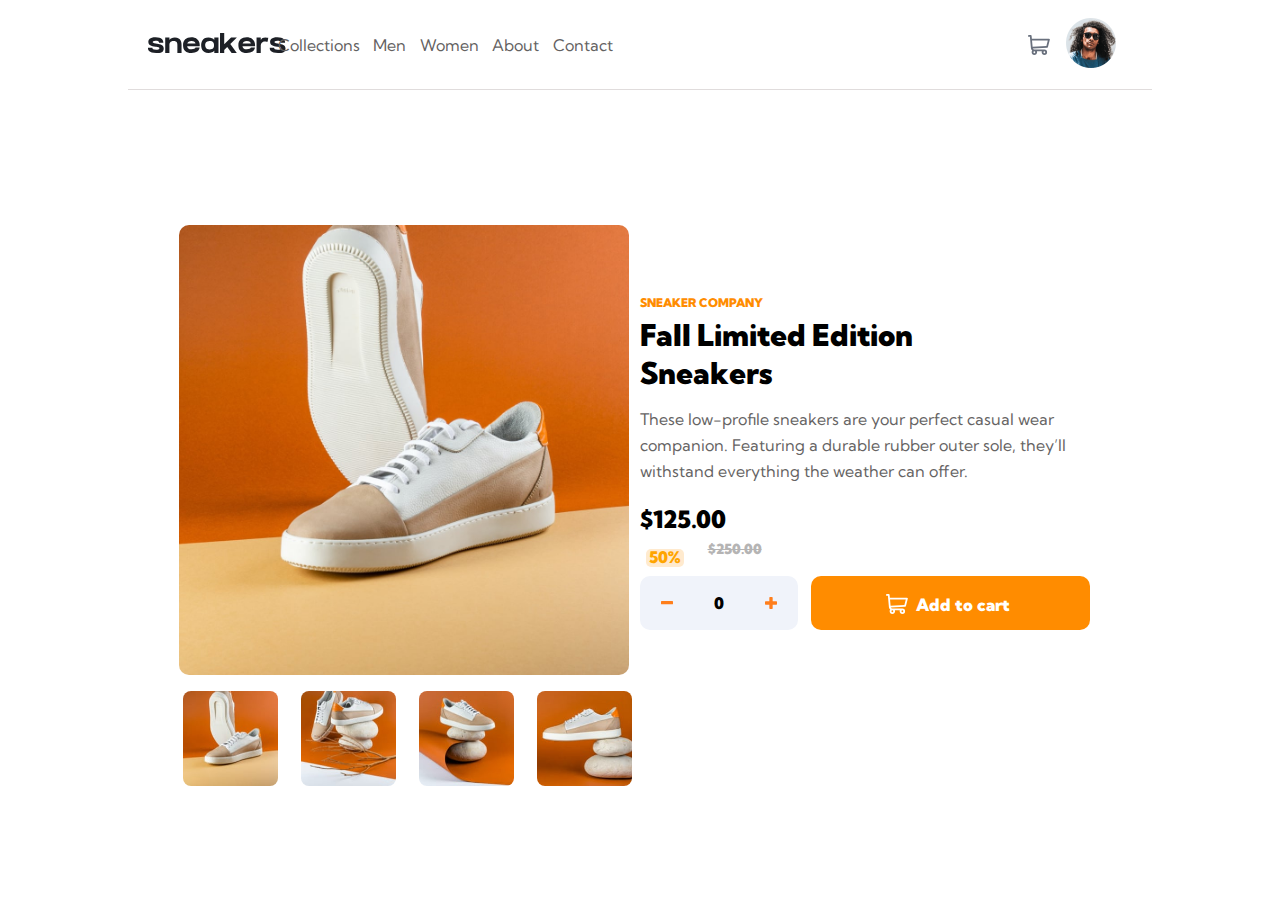
<file: index.html>
<!DOCTYPE html>
<html lang="en">

<head>
  <meta charset="UTF-8">
  <meta name="viewport" content="width=device-width, initial-scale=1.0">
  <!-- displays site properly based on user's device -->

  <link rel="icon" type="image/png" sizes="32x32" href="images/favicon-32x32.png">
  <link rel="stylesheet" href="style.css">
  <title>Frontend Mentor | E-commerce product page</title>
  <link rel="preconnect" href="https://fonts.googleapis.com">
  <link rel="preconnect" href="https://fonts.gstatic.com" crossorigin>
  <link href="https://fonts.googleapis.com/css2?family=Kumbh+Sans:wght@400;700&display=swap" rel="stylesheet">
  <style>
    @import url('https://fonts.googleapis.com/css2?family=Kumbh+Sans:wght@700&display=swap');
  </style>
</head>

<body>
  <header>
    <div class="image-items">
      <div class="header-image">
        <img src="images/logo.svg" alt="">
      </div>
      <div class="listItems">
        <a href="#" class="links">Collections</a>
        <a href="#" class="links">Men</a>
        <a href="#" class="links">Women</a>
        <a href="#" class="links">About</a>
        <a href="#" class="links">Contact</a>
      </div>
    </div>
    <div class="profile">
      <svg width="22" height="20" xmlns="http://www.w3.org/2000/svg" class="shop-image">
        <path
          d="M20.925 3.641H3.863L3.61.816A.896.896 0 0 0 2.717 0H.897a.896.896 0 1 0 0 1.792h1l1.031 11.483c.073.828.52 1.726 1.291 2.336C2.83 17.385 4.099 20 6.359 20c1.875 0 3.197-1.87 2.554-3.642h4.905c-.642 1.77.677 3.642 2.555 3.642a2.72 2.72 0 0 0 2.717-2.717 2.72 2.72 0 0 0-2.717-2.717H6.365c-.681 0-1.274-.41-1.53-1.009l14.321-.842a.896.896 0 0 0 .817-.677l1.821-7.283a.897.897 0 0 0-.87-1.114ZM6.358 18.208a.926.926 0 0 1 0-1.85.926.926 0 0 1 0 1.85Zm10.015 0a.926.926 0 0 1 0-1.85.926.926 0 0 1 0 1.85Zm2.021-7.243-13.8.81-.57-6.341h15.753l-1.383 5.53Z"
          fill="#69707D" fill-rule="nonzero" />
      </svg>
      <div>
        <img src="images/image-avatar.png" alt="a guy wuth glasses" class="profile-guy">
      </div>
  </header>

  <main>
    <div class="images">
      <div id="father-div">
        <img src="images/image-product-1.jpg" alt="shoes image1" class="show">
        <img src="images/image-product-1.jpg" alt="shoes image1" class="big-products">
        <img src="images/image-product-2.jpg" alt="shoes image2" class="big-products">
        <img src="images/image-product-3.jpg" alt="shes image3" class="big-products">
        <img src="images/image-product-4.jpg" alt="shoes image4" class="big-products">
      </div>
      <div class="father-div-2">

        <img src="images/image-product-1-thumbnail.jpg" alt="shoes image1 thumbnail1" class="small-products s2 ">
        <img src="images/image-product-2-thumbnail.jpg" alt="shoes image2 thumbnail" class="small-products s2 ">
        <img src="images/image-product-3-thumbnail.jpg" alt="shoes image3 thumbnail" class="small-products s2">
        <img src="images/image-product-4-thumbnail.jpg" alt="shoes image4 thumbnail" class="small-products s2">
      </div>
    </div>
    <div class="text-main">
      <div class="text">
        <h1>Sneaker Company</h1>

        <h2>Fall Limited Edition Sneakers</h2>

        <p class="fp">These low-profile sneakers are your perfect casual wear companion. Featuring a
          durable rubber outer sole, they’ll withstand everything the weather can offer.</p>
        <div class="numbers">
          <span class="price">$125.00</span>
          <div class="back-discount">
            <span class="discount">50%</span>
          </div>
          <span class="was">$250.00</span>
        </div>
      </div>
      <div class="add-btn">
        <div class="plus-minus">
          <svg width="12" height="4" class="minus" xmlns="http://www.w3.org/2000/svg"
            xmlns:xlink="http://www.w3.org/1999/xlink">
            <defs>
              <path
                d="M11.357 3.332A.641.641 0 0 0 12 2.69V.643A.641.641 0 0 0 11.357 0H.643A.641.641 0 0 0 0 .643v2.046c0 .357.287.643.643.643h10.714Z"
                id="a" />
            </defs>
            <use fill="#FF7E1B" fill-rule="nonzero" xlink:href="#a" />
          </svg>
          <span class="zero"></span>
          <svg width="12" height="12" class="plus" xmlns="http://www.w3.org/2000/svg"
            xmlns:xlink="http://www.w3.org/1999/xlink">
            <defs>
              <path
                d="M12 7.023V4.977a.641.641 0 0 0-.643-.643h-3.69V.643A.641.641 0 0 0 7.022 0H4.977a.641.641 0 0 0-.643.643v3.69H.643A.641.641 0 0 0 0 4.978v2.046c0 .356.287.643.643.643h3.69v3.691c0 .356.288.643.644.643h2.046a.641.641 0 0 0 .643-.643v-3.69h3.691A.641.641 0 0 0 12 7.022Z"
                id="b" />
            </defs>
            <use fill="#FF7E1B" fill-rule="nonzero" xlink:href="#b" />
          </svg>
        </div>
        <button class="button"><svg width="22" height="20" xmlns="http://www.w3.org/2000/svg" class="shop-image2">
            <path
              d="M20.925 3.641H3.863L3.61.816A.896.896 0 0 0 2.717 0H.897a.896.896 0 1 0 0 1.792h1l1.031 11.483c.073.828.52 1.726 1.291 2.336C2.83 17.385 4.099 20 6.359 20c1.875 0 3.197-1.87 2.554-3.642h4.905c-.642 1.77.677 3.642 2.555 3.642a2.72 2.72 0 0 0 2.717-2.717 2.72 2.72 0 0 0-2.717-2.717H6.365c-.681 0-1.274-.41-1.53-1.009l14.321-.842a.896.896 0 0 0 .817-.677l1.821-7.283a.897.897 0 0 0-.87-1.114ZM6.358 18.208a.926.926 0 0 1 0-1.85.926.926 0 0 1 0 1.85Zm10.015 0a.926.926 0 0 1 0-1.85.926.926 0 0 1 0 1.85Zm2.021-7.243-13.8.81-.57-6.341h15.753l-1.383 5.53Z"
              fill="white" fill-rule="nonzero" />
          </svg><span class="button-text">Add to cart</span></button>
      </div>
    </div>
  </main>
  <aside class="cart-menu">
    <div class="cart-name">
      <p class="cart-name-p">Cart</p>
    </div>
    <div class="cart-description">
      <p class="cart-description-p">Your cart is empty.</p>
    </div>
    <div class="boughtHeader">
      <img class ="littlePic" src="images/image-product-1-thumbnail.jpg" alt="pair of shoes"
        style="border-radius: 4px; width: 15%; height: 100%; cursor: pointer;">
      <div class="contentOfShoes">
        <h6 class="shoesDescription">Fall Limited Edition Sneakers</h6>
        <span style="font-family: 'Kumbh Sans', sans-serif;
        font-weight: normal;
        color: rgb(101, 99, 99); font-size: 13.5px;">$125.00</span>
        <span style="font-family: 'Kumbh Sans', sans-serif;
        font-weight: normal;
        color: rgb(101, 99, 99); font-size: 13.5px;">x</span>
        <span class="specialNumber" style="font-family: 'Kumbh Sans', sans-serif;
        font-weight: normal;
        color: rgb(101, 99, 99); font-size: 13.5px;"></span>
        <span class="total" style="position: relative;
        left: 3%;
        font-size: 13.6px;
        font-weight: 900;
        font-family: Arial;
        font-family: 'Kumbh Sans', sans-serif;"></span>
      </div>
      <object type="image/svg+xml" data="images/icon-delete.svg" style="width: 6%;"></object>
      <svg class = "delete" style ="cursor:pointer;" width="30" height="30" xmlns="http://www.w3.org/2000/svg" xmlns:xlink="http://www.w3.org/1999/xlink"><defs><path d="M0 2.625V1.75C0 1.334.334 1 .75 1h3.5l.294-.584A.741.741 0 0 1 5.213 0h3.571a.75.75 0 0 1 .672.416L9.75 1h3.5c.416 0 .75.334.75.75v.875a.376.376 0 0 1-.375.375H.375A.376.376 0 0 1 0 2.625Zm13 1.75V14.5a1.5 1.5 0 0 1-1.5 1.5h-9A1.5 1.5 0 0 1 1 14.5V4.375C1 4.169 1.169 4 1.375 4h11.25c.206 0 .375.169.375.375ZM4.5 6.5c0-.275-.225-.5-.5-.5s-.5.225-.5.5v7c0 .275.225.5.5.5s.5-.225.5-.5v-7Zm3 0c0-.275-.225-.5-.5-.5s-.5.225-.5.5v7c0 .275.225.5.5.5s.5-.225.5-.5v-7Zm3 0c0-.275-.225-.5-.5-.5s-.5.225-.5.5v7c0 .275.225.5.5.5s.5-.225.5-.5v-7Z" id="a"/></defs><use fill="#C3CAD9" fill-rule="nonzero" xlink:href="#a"/></svg>
      
    </div>
    <button class="lastButton">Checkout</button>

  </aside>
  <div id="shefi">
    <div class="divs anotherHidden"></div>
    <div class="divs anotherHidden"></div>
    <div class="divs anotherHidden"></div>
    <div class="divs anotherHidden"></div>
  </div>
  </div>
  <div class="carousel">
    <svg class="close-btn" width="14" height="15" xmlns="http://www.w3.org/2000/svg">
      <path class="closeX"
        d="m11.596.782 2.122 2.122L9.12 7.499l4.597 4.597-2.122 2.122L7 9.62l-4.595 4.597-2.122-2.122L4.878 7.5.282 2.904 2.404.782l4.595 4.596L11.596.782Z"
        fill="white" fill-rule="evenodd" />
    </svg>
    <div id="carousel-big">
      <img src="images/image-product-1.jpg" alt="shoes image1" class="appear">
      <img src="images/image-product-1.jpg" alt="shoes image1" class="carousel-big-items">
      <img src="images/image-product-2.jpg" alt="shoes image2" class="carousel-big-items">
      <img src="images/image-product-3.jpg" alt="shes image3" class="carousel-big-items">
      <img src="images/image-product-4.jpg" alt="shoes image4" class="carousel-big-items">
    </div>
    <div class="circleNext">
      <svg class="next" width="13" height="18" xmlns="http://www.w3.org/2000/svg" class="next">
        <path class="stroke-next" d="m2 1 8 8-8 8" stroke="#1D2026" stroke-width="3" fill="none" fill-rule="evenodd" />
      </svg>
    </div>
    <div class="circlePrevious">
      <svg class="previous" width="12" height="18" xmlns="http://www.w3.org/2000/svg">
        <path class="stroke-previous" d="M11 1 3 9l8 8" stroke="#1D2026" stroke-width="3" fill="none"
          fill-rule="evenodd" />
      </svg>
    </div>
    <div class="carousel-small">

      <img src="images/image-product-1-thumbnail.jpg" alt="shoes image1 thumbnail1" class="carousel-small-items">
      <img src="images/image-product-2-thumbnail.jpg" alt="shoes image2 thumbnail" class="carousel-small-items">
      <img src="images/image-product-3-thumbnail.jpg" alt="shoes image3 thumbnail" class="carousel-small-items">
      <img src="images/image-product-4-thumbnail.jpg" alt="shoes image4 thumbnail" class="carousel-small-items">
    </div>
    <div class="hover-header">
      <div class="hover-items"></div>
      <div class="hover-items"></div>
      <div class="hover-items"></div>
      <div class="hover-items"></div>
    </div>
    <div id="shefi2">
      <div class="divs1 anotherHidden anotherHidden2"></div>
      <div class="divs1 anotherHidden anotherHidden2"></div>
      <div class="divs1 anotherHidden anotherHidden2"></div>
      <div class="divs1 anotherHidden anotherHidden2"></div>
    </div>
  </div>
  <div class="overlay"></div>
  <div class="circle"></div>

  <!-- <div class="theLast">
  <div class="theLast-div-2">

    <img src="/images/image-product-1-thumbnail.jpg" alt="shoes image1 thumbnail1" class="theLast-small-products">
    <img src="/images/image-product-2-thumbnail.jpg" alt="shoes image2 thumbnail" class="theLast-small-products">
    <img src="/images/image-product-3-thumbnail.jpg" alt="shoes image3 thumbnail" class="theLast-small-products">
    <img src="/images/image-product-4-thumbnail.jpg" alt="shoes image4 thumbnail" class="theLast-small-products">
  </div>
</div> -->

  </div>
  <script src="script.js"></script>
</body>

</html>
</file>
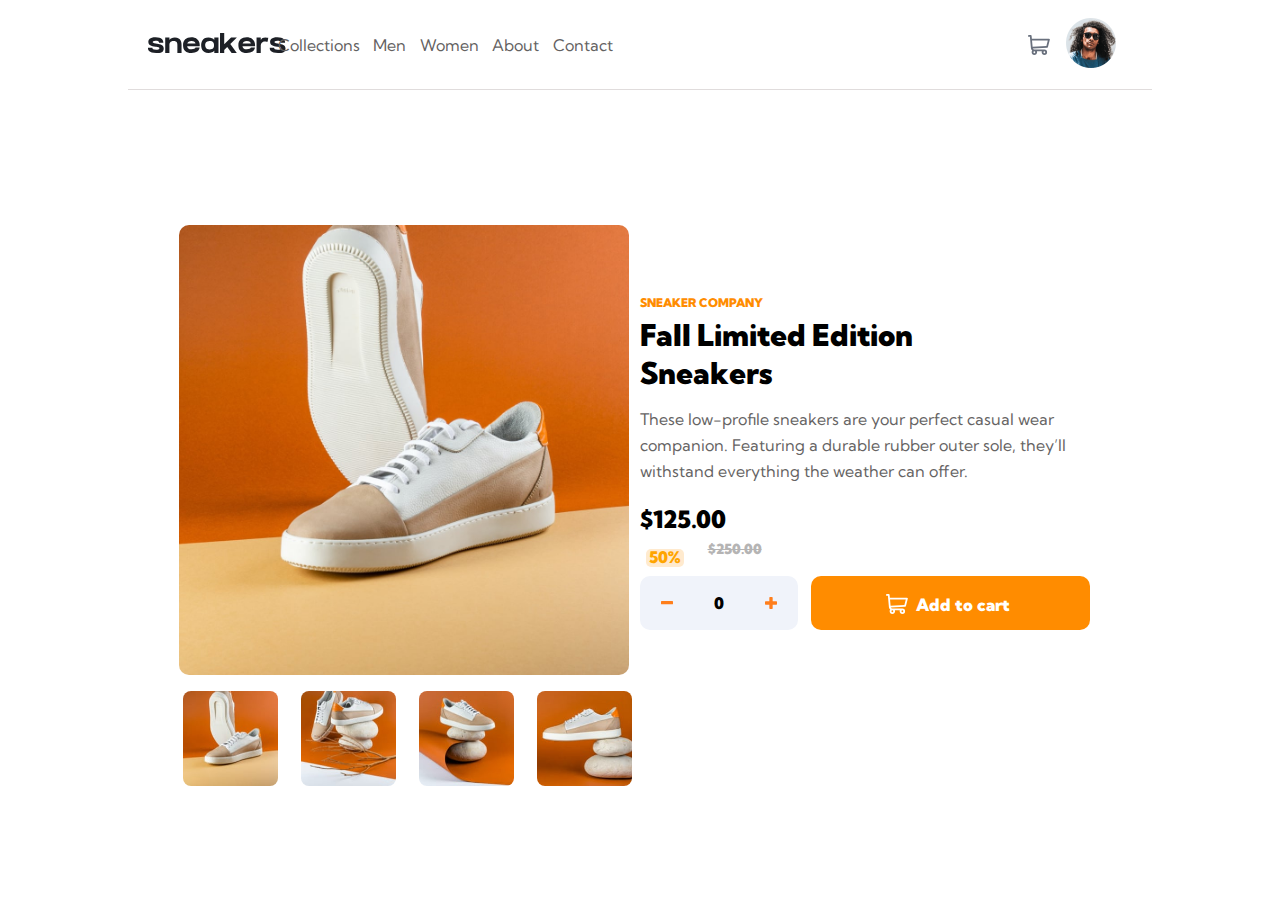
<file: ecommerce-product-page/index.html>
<!DOCTYPE html>
<html lang="en">

<head>
  <meta charset="UTF-8">
  <meta name="viewport" content="width=device-width, initial-scale=1.0">
  <!-- displays site properly based on user's device -->

  <link rel="icon" type="image/png" sizes="32x32" href="/ecommerce-product-page/images/favicon-32x32.png">
  <link rel="stylesheet" href="/ecommerce-product-page/style.css">
  <title>Frontend Mentor | E-commerce product page</title>
  <link rel="preconnect" href="https://fonts.googleapis.com">
  <link rel="preconnect" href="https://fonts.gstatic.com" crossorigin>
  <link href="https://fonts.googleapis.com/css2?family=Kumbh+Sans:wght@400;700&display=swap" rel="stylesheet">
  <style>
    @import url('https://fonts.googleapis.com/css2?family=Kumbh+Sans:wght@700&display=swap');
  </style>
</head>

<body>
  <header>
    <div class="image-items">
      <div class="header-image">
        <img src="/ecommerce-product-page/images/logo.svg" alt="">
      </div>
      <div class="listItems">
        <a href="#" class="links">Collections</a>
        <a href="#" class="links">Men</a>
        <a href="#" class="links">Women</a>
        <a href="#" class="links">About</a>
        <a href="#" class="links">Contact</a>
      </div>
    </div>
    <div class="profile">
      <svg width="22" height="20" xmlns="http://www.w3.org/2000/svg" class="shop-image">
        <path
          d="M20.925 3.641H3.863L3.61.816A.896.896 0 0 0 2.717 0H.897a.896.896 0 1 0 0 1.792h1l1.031 11.483c.073.828.52 1.726 1.291 2.336C2.83 17.385 4.099 20 6.359 20c1.875 0 3.197-1.87 2.554-3.642h4.905c-.642 1.77.677 3.642 2.555 3.642a2.72 2.72 0 0 0 2.717-2.717 2.72 2.72 0 0 0-2.717-2.717H6.365c-.681 0-1.274-.41-1.53-1.009l14.321-.842a.896.896 0 0 0 .817-.677l1.821-7.283a.897.897 0 0 0-.87-1.114ZM6.358 18.208a.926.926 0 0 1 0-1.85.926.926 0 0 1 0 1.85Zm10.015 0a.926.926 0 0 1 0-1.85.926.926 0 0 1 0 1.85Zm2.021-7.243-13.8.81-.57-6.341h15.753l-1.383 5.53Z"
          fill="#69707D" fill-rule="nonzero" />
      </svg>
      <div>
        <img src="/ecommerce-product-page/images/image-avatar.png" alt="a guy wuth glasses" class="profile-guy">
      </div>
  </header>

  <main>
    <div class="images">
      <div id="father-div">
        <img src="/ecommerce-product-page/images/image-product-1.jpg" alt="shoes image1" class="show">
        <img src="/ecommerce-product-page/images/image-product-1.jpg" alt="shoes image1" class="big-products">
        <img src="/ecommerce-product-page/images/image-product-2.jpg" alt="shoes image2" class="big-products">
        <img src="/ecommerce-product-page/images/image-product-3.jpg" alt="shes image3" class="big-products">
        <img src="/ecommerce-product-page/images/image-product-4.jpg" alt="shoes image4" class="big-products">
      </div>
      <div class="father-div-2">

        <img src="/ecommerce-product-page/images/image-product-1-thumbnail.jpg" alt="shoes image1 thumbnail1" class="small-products s2 ">
        <img src="/ecommerce-product-page/images/image-product-2-thumbnail.jpg" alt="shoes image2 thumbnail" class="small-products s2 ">
        <img src="/ecommerce-product-page/images/image-product-3-thumbnail.jpg" alt="shoes image3 thumbnail" class="small-products s2">
        <img src="/ecommerce-product-page/images/image-product-4-thumbnail.jpg" alt="shoes image4 thumbnail" class="small-products s2">
      </div>
    </div>
    <div class="text-main">
      <div class="text">
        <h1>Sneaker Company</h1>

        <h2>Fall Limited Edition Sneakers</h2>

        <p class="fp">These low-profile sneakers are your perfect casual wear companion. Featuring a
          durable rubber outer sole, they’ll withstand everything the weather can offer.</p>
        <div class="numbers">
          <span class="price">$125.00</span>
          <div class="back-discount">
            <span class="discount">50%</span>
          </div>
          <span class="was">$250.00</span>
        </div>
      </div>
      <div class="add-btn">
        <div class="plus-minus">
          <svg width="12" height="4" class="minus" xmlns="http://www.w3.org/2000/svg"
            xmlns:xlink="http://www.w3.org/1999/xlink">
            <defs>
              <path
                d="M11.357 3.332A.641.641 0 0 0 12 2.69V.643A.641.641 0 0 0 11.357 0H.643A.641.641 0 0 0 0 .643v2.046c0 .357.287.643.643.643h10.714Z"
                id="a" />
            </defs>
            <use fill="#FF7E1B" fill-rule="nonzero" xlink:href="#a" />
          </svg>
          <span class="zero"></span>
          <svg width="12" height="12" class="plus" xmlns="http://www.w3.org/2000/svg"
            xmlns:xlink="http://www.w3.org/1999/xlink">
            <defs>
              <path
                d="M12 7.023V4.977a.641.641 0 0 0-.643-.643h-3.69V.643A.641.641 0 0 0 7.022 0H4.977a.641.641 0 0 0-.643.643v3.69H.643A.641.641 0 0 0 0 4.978v2.046c0 .356.287.643.643.643h3.69v3.691c0 .356.288.643.644.643h2.046a.641.641 0 0 0 .643-.643v-3.69h3.691A.641.641 0 0 0 12 7.022Z"
                id="b" />
            </defs>
            <use fill="#FF7E1B" fill-rule="nonzero" xlink:href="#b" />
          </svg>
        </div>
        <button class="button"><svg width="22" height="20" xmlns="http://www.w3.org/2000/svg" class="shop-image2">
            <path
              d="M20.925 3.641H3.863L3.61.816A.896.896 0 0 0 2.717 0H.897a.896.896 0 1 0 0 1.792h1l1.031 11.483c.073.828.52 1.726 1.291 2.336C2.83 17.385 4.099 20 6.359 20c1.875 0 3.197-1.87 2.554-3.642h4.905c-.642 1.77.677 3.642 2.555 3.642a2.72 2.72 0 0 0 2.717-2.717 2.72 2.72 0 0 0-2.717-2.717H6.365c-.681 0-1.274-.41-1.53-1.009l14.321-.842a.896.896 0 0 0 .817-.677l1.821-7.283a.897.897 0 0 0-.87-1.114ZM6.358 18.208a.926.926 0 0 1 0-1.85.926.926 0 0 1 0 1.85Zm10.015 0a.926.926 0 0 1 0-1.85.926.926 0 0 1 0 1.85Zm2.021-7.243-13.8.81-.57-6.341h15.753l-1.383 5.53Z"
              fill="white" fill-rule="nonzero" />
          </svg><span class="button-text">Add to cart</span></button>
      </div>
    </div>
  </main>
  <aside class="cart-menu">
    <div class="cart-name">
      <p class="cart-name-p">Cart</p>
    </div>
    <div class="cart-description">
      <p class="cart-description-p">Your cart is empty.</p>
    </div>
    <div class="boughtHeader">
      <img class ="littlePic" src="/ecommerce-product-page/images/image-product-1-thumbnail.jpg" alt="pair of shoes"
        style="border-radius: 4px; width: 15%; height: 100%; cursor: pointer;">
      <div class="contentOfShoes">
        <h6 class="shoesDescription">Fall Limited Edition Sneakers</h6>
        <span style="font-family: 'Kumbh Sans', sans-serif;
        font-weight: normal;
        color: rgb(101, 99, 99); font-size: 13.5px;">$125.00</span>
        <span style="font-family: 'Kumbh Sans', sans-serif;
        font-weight: normal;
        color: rgb(101, 99, 99); font-size: 13.5px;">x</span>
        <span class="specialNumber" style="font-family: 'Kumbh Sans', sans-serif;
        font-weight: normal;
        color: rgb(101, 99, 99); font-size: 13.5px;"></span>
        <span class="total" style="position: relative;
        left: 3%;
        font-size: 13.6px;
        font-weight: 900;
        font-family: Arial;
        font-family: 'Kumbh Sans', sans-serif;"></span>
      </div>
      <object type="image/svg+xml" data="/ecommerce-product-page/images/icon-delete.svg" style="width: 6%;"></object>
      <svg class = "delete" style ="cursor:pointer;" width="30" height="30" xmlns="http://www.w3.org/2000/svg" xmlns:xlink="http://www.w3.org/1999/xlink"><defs><path d="M0 2.625V1.75C0 1.334.334 1 .75 1h3.5l.294-.584A.741.741 0 0 1 5.213 0h3.571a.75.75 0 0 1 .672.416L9.75 1h3.5c.416 0 .75.334.75.75v.875a.376.376 0 0 1-.375.375H.375A.376.376 0 0 1 0 2.625Zm13 1.75V14.5a1.5 1.5 0 0 1-1.5 1.5h-9A1.5 1.5 0 0 1 1 14.5V4.375C1 4.169 1.169 4 1.375 4h11.25c.206 0 .375.169.375.375ZM4.5 6.5c0-.275-.225-.5-.5-.5s-.5.225-.5.5v7c0 .275.225.5.5.5s.5-.225.5-.5v-7Zm3 0c0-.275-.225-.5-.5-.5s-.5.225-.5.5v7c0 .275.225.5.5.5s.5-.225.5-.5v-7Zm3 0c0-.275-.225-.5-.5-.5s-.5.225-.5.5v7c0 .275.225.5.5.5s.5-.225.5-.5v-7Z" id="a"/></defs><use fill="#C3CAD9" fill-rule="nonzero" xlink:href="#a"/></svg>
      
    </div>
    <button class="lastButton">Checkout</button>

  </aside>
  <div id="shefi">
    <div class="divs anotherHidden"></div>
    <div class="divs anotherHidden"></div>
    <div class="divs anotherHidden"></div>
    <div class="divs anotherHidden"></div>
  </div>
  </div>
  <div class="carousel">
    <svg class="close-btn" width="14" height="15" xmlns="http://www.w3.org/2000/svg">
      <path class="closeX"
        d="m11.596.782 2.122 2.122L9.12 7.499l4.597 4.597-2.122 2.122L7 9.62l-4.595 4.597-2.122-2.122L4.878 7.5.282 2.904 2.404.782l4.595 4.596L11.596.782Z"
        fill="white" fill-rule="evenodd" />
    </svg>
    <div id="carousel-big">
      <img src="/ecommerce-product-page/images/image-product-1.jpg" alt="shoes image1" class="appear">
      <img src="/ecommerce-product-page/images/image-product-1.jpg" alt="shoes image1" class="carousel-big-items">
      <img src="/ecommerce-product-page/images/image-product-2.jpg" alt="shoes image2" class="carousel-big-items">
      <img src="/ecommerce-product-page/images/image-product-3.jpg" alt="shes image3" class="carousel-big-items">
      <img src="/ecommerce-product-page/images/image-product-4.jpg" alt="shoes image4" class="carousel-big-items">
    </div>
    <div class="circleNext">
      <svg class="next" width="13" height="18" xmlns="http://www.w3.org/2000/svg" class="next">
        <path class="stroke-next" d="m2 1 8 8-8 8" stroke="#1D2026" stroke-width="3" fill="none" fill-rule="evenodd" />
      </svg>
    </div>
    <div class="circlePrevious">
      <svg class="previous" width="12" height="18" xmlns="http://www.w3.org/2000/svg">
        <path class="stroke-previous" d="M11 1 3 9l8 8" stroke="#1D2026" stroke-width="3" fill="none"
          fill-rule="evenodd" />
      </svg>
    </div>
    <div class="carousel-small">

      <img src="/ecommerce-product-page/images/image-product-1-thumbnail.jpg" alt="shoes image1 thumbnail1" class="carousel-small-items">
      <img src="/ecommerce-product-page/images/image-product-2-thumbnail.jpg" alt="shoes image2 thumbnail" class="carousel-small-items">
      <img src="/ecommerce-product-page/images/image-product-3-thumbnail.jpg" alt="shoes image3 thumbnail" class="carousel-small-items">
      <img src="/ecommerce-product-page/images/image-product-4-thumbnail.jpg" alt="shoes image4 thumbnail" class="carousel-small-items">
    </div>
    <div class="hover-header">
      <div class="hover-items"></div>
      <div class="hover-items"></div>
      <div class="hover-items"></div>
      <div class="hover-items"></div>
    </div>
    <div id="shefi2">
      <div class="divs1 anotherHidden anotherHidden2"></div>
      <div class="divs1 anotherHidden anotherHidden2"></div>
      <div class="divs1 anotherHidden anotherHidden2"></div>
      <div class="divs1 anotherHidden anotherHidden2"></div>
    </div>
  </div>
  <div class="overlay"></div>
  <div class="circle"></div>

  <!-- <div class="theLast">
  <div class="theLast-div-2">

    <img src="/images/image-product-1-thumbnail.jpg" alt="shoes image1 thumbnail1" class="theLast-small-products">
    <img src="/images/image-product-2-thumbnail.jpg" alt="shoes image2 thumbnail" class="theLast-small-products">
    <img src="/images/image-product-3-thumbnail.jpg" alt="shoes image3 thumbnail" class="theLast-small-products">
    <img src="/images/image-product-4-thumbnail.jpg" alt="shoes image4 thumbnail" class="theLast-small-products">
  </div>
</div> -->

  </div>
  <script src="/ecommerce-product-page/script.js"></script>
</body>

</html>
</file>
<file: style.css>
* {
    margin: 0;
    box-sizing: border-box;
    padding: 0;
}

header {
    display: flex;
    justify-content: space-between;
    border-bottom: 1px solid rgb(224, 220, 220);
    margin: 0 10%;
    height: 10vh;
}

.image-items {
    display: flex;
    justify-content: space-evenly;
    align-items: center;
    height: 100%;
    width: 50%;
}

.links {
    text-decoration: none;
    color: rgb(99, 97, 97);
    font-family: 'Kumbh Sans', sans-serif;
    text-underline-offset: 40px;
}

.links:hover {
    text-decoration: underline;
    text-underline-offset: 40px;
    text-decoration-color: orange;
    text-decoration-thickness: 3px;
    cursor: pointer;
}

.header-image {
    width: 20%;
}

.listItems {
    width: 68%;
    display: flex;
    justify-content: space-around;
    align-items: center;
}

.profile {
    display: flex;
    justify-content: space-evenly;
    align-items: center;
    height: 100%;
    width: 12%;
}

.shop-image {
    cursor: pointer;
    box-sizing: border-box;
    position: absolute;
    right: 18%;
}

.circle {
    width: 17px;
    height: 17px;
    border-radius: 50%;
    background-color: orange;
    display: flex;
    justify-content: center;
    align-items: center;
    color: white;
    font-size: 11px;
    font-weight: bold;
    font-family: Arial;
    position: absolute;
    right: 17.7%;
    z-index: 12;
    top: 28px;
    display: none;
}

.profile-guy {
    width: 50px;
    height: 50px;
    cursor: pointer;
}

.profile-guy::selection {
    color: none;
}

.profile-guy:hover {
    box-sizing: content-box;
    border-style: solid;
    border-width: 2px;
    border-radius: 100%;
    border-color: orange;
}

.cart-menu {
    width: 305px;
    height: 200px;
    position: absolute;
    top: 8.5vh;
    right: 11vw;
    z-index: 1;
    background-color: white;
    border-radius: 5px;
    box-shadow: 0px 5px 20px lightgray;
    display: none;
}

.cart-name {
    width: 100%;
    height: 20%;
    border-bottom: 1px solid lightgray;
    padding: 13px;
}

.cart-name-p {
    font-family: 'Kumbh Sans', sans-serif;
    font-weight: 700;
    font-size: 12px;
    position: relative;
    left: 2%;

}

.cart-description {
    width: 100%;
    height: 75%;
    position: relative;
}

.cart-description-p {
    position: absolute;
    top: 50%;
    left: 50%;
    transform: translate(-50%, -50%);
    font-family: 'Kumbh Sans', sans-serif;
    color: rgb(96, 93, 93);
    font-size: 14px;
    font-weight: 700;
    /* display: none; */
}

.boughtHeader {
    width: 100%;
    height: 22%;
    display: none;
    justify-content: space-evenly;
    position: absolute;
    top: 30%;
    left: 1%;
    align-items: center;

}

.contentOfShoes {
    width: 58%;
    height: 100%;
    line-height: 1.5;
}

.shoesDescription {
    font-size: 13px;
    font-family: 'Kumbh Sans', sans-serif;
    font-weight: normal;
    color: rgb(101, 99, 99);
}

.lastButton {
    width: 88%;
    padding: auto;
    height: 23%;
    position: relative;
    left: 6%;
    bottom: 34%;
    background-color: rgb(255, 125, 27);
    border: none;
    border-radius: 7px;
    color: white;
    font-family: 'Kumbh Sans', sans-serif;
    font-weight: 900;
    cursor: pointer;
    display: none;
}

.delete {
    cursor: pointer;
    position: absolute;
    left: 89%;
    opacity: 0;
}

.small-products {
    width: 95px;
    height: 95px;
    border-radius: 8px;
    z-index: 15;
    position: relative;
    box-sizing: border-box;
    cursor: pointer;
    opacity: 1;
}

.small-products::selection {
    color: none;
}

.small-products:hover {
    opacity: 0.5;
}

#father-div:hover {
    cursor: pointer;
}

.father-div-2 {
    width: 55vh;
    display: flex;
    align-items: center;
    justify-content: space-evenly;
    height: 10vh;

    position: absolute;
    bottom: 13vh;
    left: 12.5vw;
}



.text-main {
    width: 50vh;
    height: 40vh;
    display: flex;
    flex-direction: column;
    justify-content: space-between;
    align-items: flex-start;
    position: relative;
    top: 20vh;
    left: 50vw;
}

.text {
    height: 85%;
    display: flex;
    justify-content: space-evenly;
    flex-direction: column;
}

h1 {
    position: relative;
    color: darkorange;
    text-transform: uppercase;
    font-size: 12px;
    font-family: 'Kumbh Sans', sans-serif;
    font-weight: 900;
    top: 10px;
}

h2 {
    font-size: 30px;
    width: 70%;
    font-family: 'Kumbh Sans', sans-serif;
    font-weight: 900;
}

.fp {
    font-family: 'Kumbh Sans', sans-serif;
    color: rgb(101, 99, 99);
    line-height: 1.6;
}

.numbers {
    display: flex;
    justify-content: space-between;
    width: 27%;
    flex-wrap: wrap;
    line-height: 1.6;
}

.back-discount {
    background-color: rgb(255, 234, 206);
    font-size: 16px;
    font-family: 'Kumbh Sans', sans-serif;
    font-weight: 900;
    color: orange;
    width: 38px;
    position: relative;
    top: 11px;
    left: 6px;
    height: 2vh;
    border-radius: 5px;
}

.discount {
    top: 0;
    left: 0;
    transform: translate(11%, -15%);
    position: absolute;
}

.was {
    text-decoration: line-through;
    color: rgb(181, 180, 180);
    font-family: 'Kumbh Sans', sans-serif;
    font-size: 14px;
    font-weight: 900;
}

.price {
    font-size: 24px;
    font-family: 'Kumbh Sans', sans-serif;
    font-weight: 900;
}

.add-btn {
    height: 15%;
    display: flex;
    justify-content: space-between;
    width: 100%;
}

.plus-minus {
    background-color: rgb(240, 243, 250);
    width: 35%;
    border-radius: 10px;
    display: flex;
    justify-content: space-around;
    align-items: center;
}

.zero {
    font-family: 'Kumbh Sans', sans-serif;
    font-weight: 900;
}

.button {
    width: 62%;
    background-color: darkorange;
    border: 0;
    border-radius: 10px;
    color: white;
    font-family: 'Kumbh Sans', sans-serif;
    font-weight: 900;
    font-size: 17px;
    cursor: pointer;
}

.button-text {
    position: relative;
    left: 0px;
    top: -3px;
}

.shop-image2 {
    width: 25px;
    height: 25px;
    position: relative;
    top: 5px;
    left: -5px;
}

.minus,
.plus {
    cursor: pointer;
}

.blur-background {
    background-color: rgba(255, 111, 0, 0.644);

}

.show {
    width: 50vh;
    height: 50vh;
    position: absolute;
    left: 14vw;
    top: 25vh;
    border-radius: 10px;
}

.big-products {
    display: none;

}

.opacity {
    opacity: 0.3;
}

#shefi {
    width: 55vh;
    display: flex;
    align-items: center;
    justify-content: space-evenly;
    height: 10vh;
    position: absolute;
    bottom: 13vh;
    left: 12.5vw;
}

#shefi2 {
    width: 55vh;
    display: flex;
    align-items: center;
    justify-content: space-evenly;
    height: 10vh;
    position: absolute;
    bottom: 0vh;
    left: 2.2vw;
    z-index: -10;
}

.anotherHidden {
    width: 96px;
    height: 95px;
    border-radius: 8px;
    z-index: -1;
    border: 3px solid orange;
    /* position: absolute;
    bottom: 12.9vh;
    left: 25.6vh; */
    z-index: 1;
    visibility: hidden;

}

.anotherHidden2 {
    z-index: 3;
    width: 96px;
    height: 95px;
    border-radius: 8px;
    background-color: white;
    visibility: hidden;

}

.anotherRevealed2 {
    z-index: 3;
    width: 96px;
    height: 95px;
    border-radius: 8px;
    background-color: white;
    visibility: visible;

}

.anotherRevealed {
    width: 96px;
    height: 95px;
    border-radius: 8px;
    z-index: -1;
    border: 3px solid orange;
    /* position: absolute;
    bottom: 12.9vh;
    left: 25.6vh; */
    z-index: 1;
    visibility: visible;

}


/* .divs1 {
    width: 96px;
    height: 95px;
    border-radius: 8px;
    z-index: -1;
    border: 3px solid orange;
    position: absolute;
    bottom: 12.9vh;
    left: 25.6vh;
    visibility: hidden;



}
.anotherHidden2{
    width: 96px;
    height: 95px;
    border-radius: 8px;
    z-index: -1;
    border: 3px solid white;
    position: absolute;
    bottom: 12.9vh;
    left: 25.6vh;
    z-index: 5;
    visibility: visible;
} */

/* carousel developing.. */
.carousel {
    width: 60vh;
    height: 77vh;
    position: absolute;
    top: 50%;
    left: 50%;
    transform: translate(-50%, -50%);
    /* display: none; */

    display: none;
}

.close-btn {
    position: absolute;
    right: 0;
}

.close-btn:hover {
    cursor: pointer;
}

.close-btn:hover>.closeX {
    fill: orange;
}


.carousel-big {
    position: absolute;
    height: 60%;
    width: 50vh;
    top: 10%;
}

.carousel-big-items {
    width: 100%;
    height: 60vh;
    border-radius: 10px;
    position: absolute;
    top: 5%;
    z-index: 20;
    cursor: pointer;
}

.appear {
    width: 100%;
    height: 60vh;
    border-radius: 10px;
    position: absolute;
    top: 5%;
    z-index: 21;
}

.carousel-small {
    height: 30%;
    width: 87%;
    display: flex;
    align-items: center;
    justify-content: space-around;
    height: 10vh;
    position: absolute;
    bottom: 0;
    left: 9%;
}

.carousel-small-items {
    width: 95px;
    height: 95px;
    border-radius: 8px;
    position: relative;
    box-sizing: border-box;
    cursor: pointer;
    /* opacity: 1; */

}


.circleNext {
    width: 50px;
    height: 50px;
    background-color: white;
    border-radius: 100%;
    position: absolute;
    right: 0;
    top: 50%;
    transform: translate(50%, -100%);
    z-index: 25;

}

.circleNext:hover>.next>.stroke-next {
    stroke: orange;
}

.circleNext:hover {
    cursor: pointer;
}

.next {
    position: absolute;
    top: 50%;
    left: 50%;
    transform: translate(-44%, -50%);

}

.circlePrevious {
    width: 50px;
    height: 50px;
    background-color: white;
    border-radius: 100%;
    z-index: 25;
    position: absolute;
    left: 0;
    top: 50%;
    transform: translate(-50%, -100%);
}

.previous {
    position: absolute;
    top: 50%;
    left: 50%;
    transform: translate(-65%, -50%);
}

.circlePrevious:hover>.previous>.stroke-previous {
    stroke: orange;
}

.circlePrevious:hover {
    cursor: pointer;
}

.overlay {
    width: 100%;
    height: 100%;
    position: absolute;
    top: 0;
    right: 0;
    background-color: rgba(0, 0, 0, 0.831);
    backdrop-filter: blur(3px);
    display: none;
    z-index: 15;
}

.no-hover {
    pointer-events: none;
}

/* .theLast-div-2 {
    width: 55vh;
    display: flex;
    align-items: center;
    justify-content: space-evenly;
    height: 10vh;

    position: absolute;
    bottom: 13vh;
    left: 12.5vw;
    visibility: hidden;
    opacity: 0.5;
}

.theLast-small-products {
    width: 95px;
    height: 95px;
    border-radius: 8px;
    z-index: 2;
    position: relative;
    box-sizing: border-box;
    cursor: pointer;
    

} */

.hover-header {
    height: 30%;
    width: 87%;
    display: flex;
    align-items: center;
    justify-content: space-around;
    height: 10vh;
    position: absolute;
    bottom: 0;
    left: 9%;
}

.hover-items {
    width: 95px;
    height: 95px;
    border-radius: 8px;
    position: relative;
    box-sizing: border-box;
    cursor: pointer;
    /* opacity: 1; */
}

.hover-items:hover {
    border: 47px solid rgba(255, 255, 255, 0.338);
}
</file>
<file: ecommerce-product-page/style.css>
* {
    margin: 0;
    box-sizing: border-box;
    padding: 0;
}

header {
    display: flex;
    justify-content: space-between;
    border-bottom: 1px solid rgb(224, 220, 220);
    margin: 0 10%;
    height: 10vh;
}

.image-items {
    display: flex;
    justify-content: space-evenly;
    align-items: center;
    height: 100%;
    width: 50%;
}

.links {
    text-decoration: none;
    color: rgb(99, 97, 97);
    font-family: 'Kumbh Sans', sans-serif;
    text-underline-offset: 40px;
}

.links:hover {
    text-decoration: underline;
    text-underline-offset: 40px;
    text-decoration-color: orange;
    text-decoration-thickness: 3px;
    cursor: pointer;
}

.header-image {
    width: 20%;
}

.listItems {
    width: 68%;
    display: flex;
    justify-content: space-around;
    align-items: center;
}

.profile {
    display: flex;
    justify-content: space-evenly;
    align-items: center;
    height: 100%;
    width: 12%;
}

.shop-image {
    cursor: pointer;
    box-sizing: border-box;
    position: absolute;
    right: 18%;
}

.circle {
    width: 17px;
    height: 17px;
    border-radius: 50%;
    background-color: orange;
    display: flex;
    justify-content: center;
    align-items: center;
    color: white;
    font-size: 11px;
    font-weight: bold;
    font-family: Arial;
    position: absolute;
    right: 17.7%;
    z-index: 12;
    top: 28px;
    display: none;
}

.profile-guy {
    width: 50px;
    height: 50px;
    cursor: pointer;
}

.profile-guy::selection {
    color: none;
}

.profile-guy:hover {
    box-sizing: content-box;
    border-style: solid;
    border-width: 2px;
    border-radius: 100%;
    border-color: orange;
}

.cart-menu {
    width: 305px;
    height: 200px;
    position: absolute;
    top: 8.5vh;
    right: 11vw;
    z-index: 1;
    background-color: white;
    border-radius: 5px;
    box-shadow: 0px 5px 20px lightgray;
    display: none;
}

.cart-name {
    width: 100%;
    height: 20%;
    border-bottom: 1px solid lightgray;
    padding: 13px;
}

.cart-name-p {
    font-family: 'Kumbh Sans', sans-serif;
    font-weight: 700;
    font-size: 12px;
    position: relative;
    left: 2%;

}

.cart-description {
    width: 100%;
    height: 75%;
    position: relative;
}

.cart-description-p {
    position: absolute;
    top: 50%;
    left: 50%;
    transform: translate(-50%, -50%);
    font-family: 'Kumbh Sans', sans-serif;
    color: rgb(96, 93, 93);
    font-size: 14px;
    font-weight: 700;
    /* display: none; */
}

.boughtHeader {
    width: 100%;
    height: 22%;
    display: none;
    justify-content: space-evenly;
    position: absolute;
    top: 30%;
    left: 1%;
    align-items: center;

}

.contentOfShoes {
    width: 58%;
    height: 100%;
    line-height: 1.5;
}

.shoesDescription {
    font-size: 13px;
    font-family: 'Kumbh Sans', sans-serif;
    font-weight: normal;
    color: rgb(101, 99, 99);
}

.lastButton {
    width: 88%;
    padding: auto;
    height: 23%;
    position: relative;
    left: 6%;
    bottom: 34%;
    background-color: rgb(255, 125, 27);
    border: none;
    border-radius: 7px;
    color: white;
    font-family: 'Kumbh Sans', sans-serif;
    font-weight: 900;
    cursor: pointer;
    display: none;
}

.delete {
    cursor: pointer;
    position: absolute;
    left: 89%;
    opacity: 0;
}

.small-products {
    width: 95px;
    height: 95px;
    border-radius: 8px;
    z-index: 15;
    position: relative;
    box-sizing: border-box;
    cursor: pointer;
    opacity: 1;
}

.small-products::selection {
    color: none;
}

.small-products:hover {
    opacity: 0.5;
}

#father-div:hover {
    cursor: pointer;
}

.father-div-2 {
    width: 55vh;
    display: flex;
    align-items: center;
    justify-content: space-evenly;
    height: 10vh;

    position: absolute;
    bottom: 13vh;
    left: 12.5vw;
}



.text-main {
    width: 50vh;
    height: 40vh;
    display: flex;
    flex-direction: column;
    justify-content: space-between;
    align-items: flex-start;
    position: relative;
    top: 20vh;
    left: 50vw;
}

.text {
    height: 85%;
    display: flex;
    justify-content: space-evenly;
    flex-direction: column;
}

h1 {
    position: relative;
    color: darkorange;
    text-transform: uppercase;
    font-size: 12px;
    font-family: 'Kumbh Sans', sans-serif;
    font-weight: 900;
    top: 10px;
}

h2 {
    font-size: 30px;
    width: 70%;
    font-family: 'Kumbh Sans', sans-serif;
    font-weight: 900;
}

.fp {
    font-family: 'Kumbh Sans', sans-serif;
    color: rgb(101, 99, 99);
    line-height: 1.6;
}

.numbers {
    display: flex;
    justify-content: space-between;
    width: 27%;
    flex-wrap: wrap;
    line-height: 1.6;
}

.back-discount {
    background-color: rgb(255, 234, 206);
    font-size: 16px;
    font-family: 'Kumbh Sans', sans-serif;
    font-weight: 900;
    color: orange;
    width: 38px;
    position: relative;
    top: 11px;
    left: 6px;
    height: 2vh;
    border-radius: 5px;
}

.discount {
    top: 0;
    left: 0;
    transform: translate(11%, -15%);
    position: absolute;
}

.was {
    text-decoration: line-through;
    color: rgb(181, 180, 180);
    font-family: 'Kumbh Sans', sans-serif;
    font-size: 14px;
    font-weight: 900;
}

.price {
    font-size: 24px;
    font-family: 'Kumbh Sans', sans-serif;
    font-weight: 900;
}

.add-btn {
    height: 15%;
    display: flex;
    justify-content: space-between;
    width: 100%;
}

.plus-minus {
    background-color: rgb(240, 243, 250);
    width: 35%;
    border-radius: 10px;
    display: flex;
    justify-content: space-around;
    align-items: center;
}

.zero {
    font-family: 'Kumbh Sans', sans-serif;
    font-weight: 900;
}

.button {
    width: 62%;
    background-color: darkorange;
    border: 0;
    border-radius: 10px;
    color: white;
    font-family: 'Kumbh Sans', sans-serif;
    font-weight: 900;
    font-size: 17px;
    cursor: pointer;
}

.button-text {
    position: relative;
    left: 0px;
    top: -3px;
}

.shop-image2 {
    width: 25px;
    height: 25px;
    position: relative;
    top: 5px;
    left: -5px;
}

.minus,
.plus {
    cursor: pointer;
}

.blur-background {
    background-color: rgba(255, 111, 0, 0.644);

}

.show {
    width: 50vh;
    height: 50vh;
    position: absolute;
    left: 14vw;
    top: 25vh;
    border-radius: 10px;
}

.big-products {
    display: none;

}

.opacity {
    opacity: 0.3;
}

#shefi {
    width: 55vh;
    display: flex;
    align-items: center;
    justify-content: space-evenly;
    height: 10vh;
    position: absolute;
    bottom: 13vh;
    left: 12.5vw;
}

#shefi2 {
    width: 55vh;
    display: flex;
    align-items: center;
    justify-content: space-evenly;
    height: 10vh;
    position: absolute;
    bottom: 0vh;
    left: 2.2vw;
    z-index: -10;
}

.anotherHidden {
    width: 96px;
    height: 95px;
    border-radius: 8px;
    z-index: -1;
    border: 3px solid orange;
    /* position: absolute;
    bottom: 12.9vh;
    left: 25.6vh; */
    z-index: 1;
    visibility: hidden;

}

.anotherHidden2 {
    z-index: 3;
    width: 96px;
    height: 95px;
    border-radius: 8px;
    background-color: white;
    visibility: hidden;

}

.anotherRevealed2 {
    z-index: 3;
    width: 96px;
    height: 95px;
    border-radius: 8px;
    background-color: white;
    visibility: visible;

}

.anotherRevealed {
    width: 96px;
    height: 95px;
    border-radius: 8px;
    z-index: -1;
    border: 3px solid orange;
    /* position: absolute;
    bottom: 12.9vh;
    left: 25.6vh; */
    z-index: 1;
    visibility: visible;

}


/* .divs1 {
    width: 96px;
    height: 95px;
    border-radius: 8px;
    z-index: -1;
    border: 3px solid orange;
    position: absolute;
    bottom: 12.9vh;
    left: 25.6vh;
    visibility: hidden;



}
.anotherHidden2{
    width: 96px;
    height: 95px;
    border-radius: 8px;
    z-index: -1;
    border: 3px solid white;
    position: absolute;
    bottom: 12.9vh;
    left: 25.6vh;
    z-index: 5;
    visibility: visible;
} */

/* carousel developing.. */
.carousel {
    width: 60vh;
    height: 77vh;
    position: absolute;
    top: 50%;
    left: 50%;
    transform: translate(-50%, -50%);
    /* display: none; */

    display: none;
}

.close-btn {
    position: absolute;
    right: 0;
}

.close-btn:hover {
    cursor: pointer;
}

.close-btn:hover>.closeX {
    fill: orange;
}


.carousel-big {
    position: absolute;
    height: 60%;
    width: 50vh;
    top: 10%;
}

.carousel-big-items {
    width: 100%;
    height: 60vh;
    border-radius: 10px;
    position: absolute;
    top: 5%;
    z-index: 20;
    cursor: pointer;
}

.appear {
    width: 100%;
    height: 60vh;
    border-radius: 10px;
    position: absolute;
    top: 5%;
    z-index: 21;
}

.carousel-small {
    height: 30%;
    width: 87%;
    display: flex;
    align-items: center;
    justify-content: space-around;
    height: 10vh;
    position: absolute;
    bottom: 0;
    left: 9%;
}

.carousel-small-items {
    width: 95px;
    height: 95px;
    border-radius: 8px;
    position: relative;
    box-sizing: border-box;
    cursor: pointer;
    /* opacity: 1; */

}


.circleNext {
    width: 50px;
    height: 50px;
    background-color: white;
    border-radius: 100%;
    position: absolute;
    right: 0;
    top: 50%;
    transform: translate(50%, -100%);
    z-index: 25;

}

.circleNext:hover>.next>.stroke-next {
    stroke: orange;
}

.circleNext:hover {
    cursor: pointer;
}

.next {
    position: absolute;
    top: 50%;
    left: 50%;
    transform: translate(-44%, -50%);

}

.circlePrevious {
    width: 50px;
    height: 50px;
    background-color: white;
    border-radius: 100%;
    z-index: 25;
    position: absolute;
    left: 0;
    top: 50%;
    transform: translate(-50%, -100%);
}

.previous {
    position: absolute;
    top: 50%;
    left: 50%;
    transform: translate(-65%, -50%);
}

.circlePrevious:hover>.previous>.stroke-previous {
    stroke: orange;
}

.circlePrevious:hover {
    cursor: pointer;
}

.overlay {
    width: 100%;
    height: 100%;
    position: absolute;
    top: 0;
    right: 0;
    background-color: rgba(0, 0, 0, 0.831);
    backdrop-filter: blur(3px);
    display: none;
    z-index: 15;
}

.no-hover {
    pointer-events: none;
}

/* .theLast-div-2 {
    width: 55vh;
    display: flex;
    align-items: center;
    justify-content: space-evenly;
    height: 10vh;

    position: absolute;
    bottom: 13vh;
    left: 12.5vw;
    visibility: hidden;
    opacity: 0.5;
}

.theLast-small-products {
    width: 95px;
    height: 95px;
    border-radius: 8px;
    z-index: 2;
    position: relative;
    box-sizing: border-box;
    cursor: pointer;
    

} */

.hover-header {
    height: 30%;
    width: 87%;
    display: flex;
    align-items: center;
    justify-content: space-around;
    height: 10vh;
    position: absolute;
    bottom: 0;
    left: 9%;
}

.hover-items {
    width: 95px;
    height: 95px;
    border-radius: 8px;
    position: relative;
    box-sizing: border-box;
    cursor: pointer;
    /* opacity: 1; */
}

.hover-items:hover {
    border: 47px solid rgba(255, 255, 255, 0.338);
}
</file>
